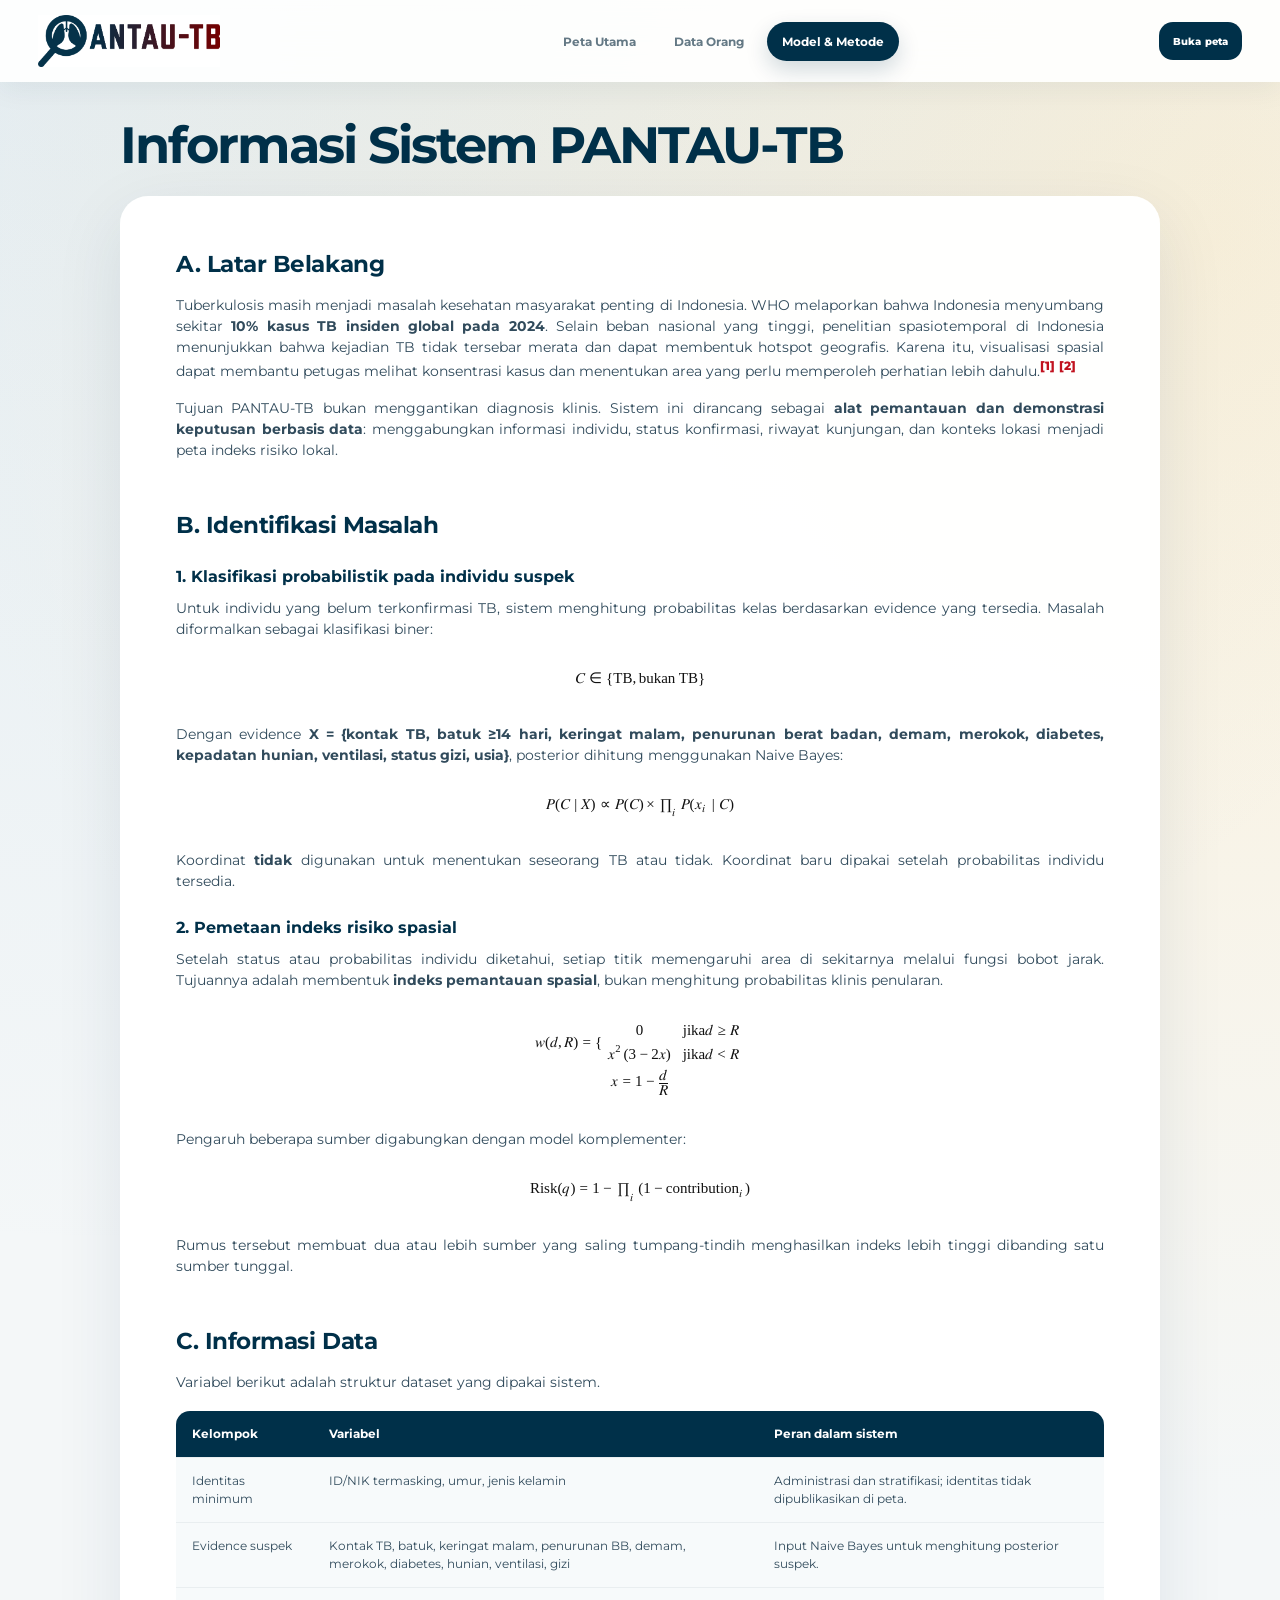
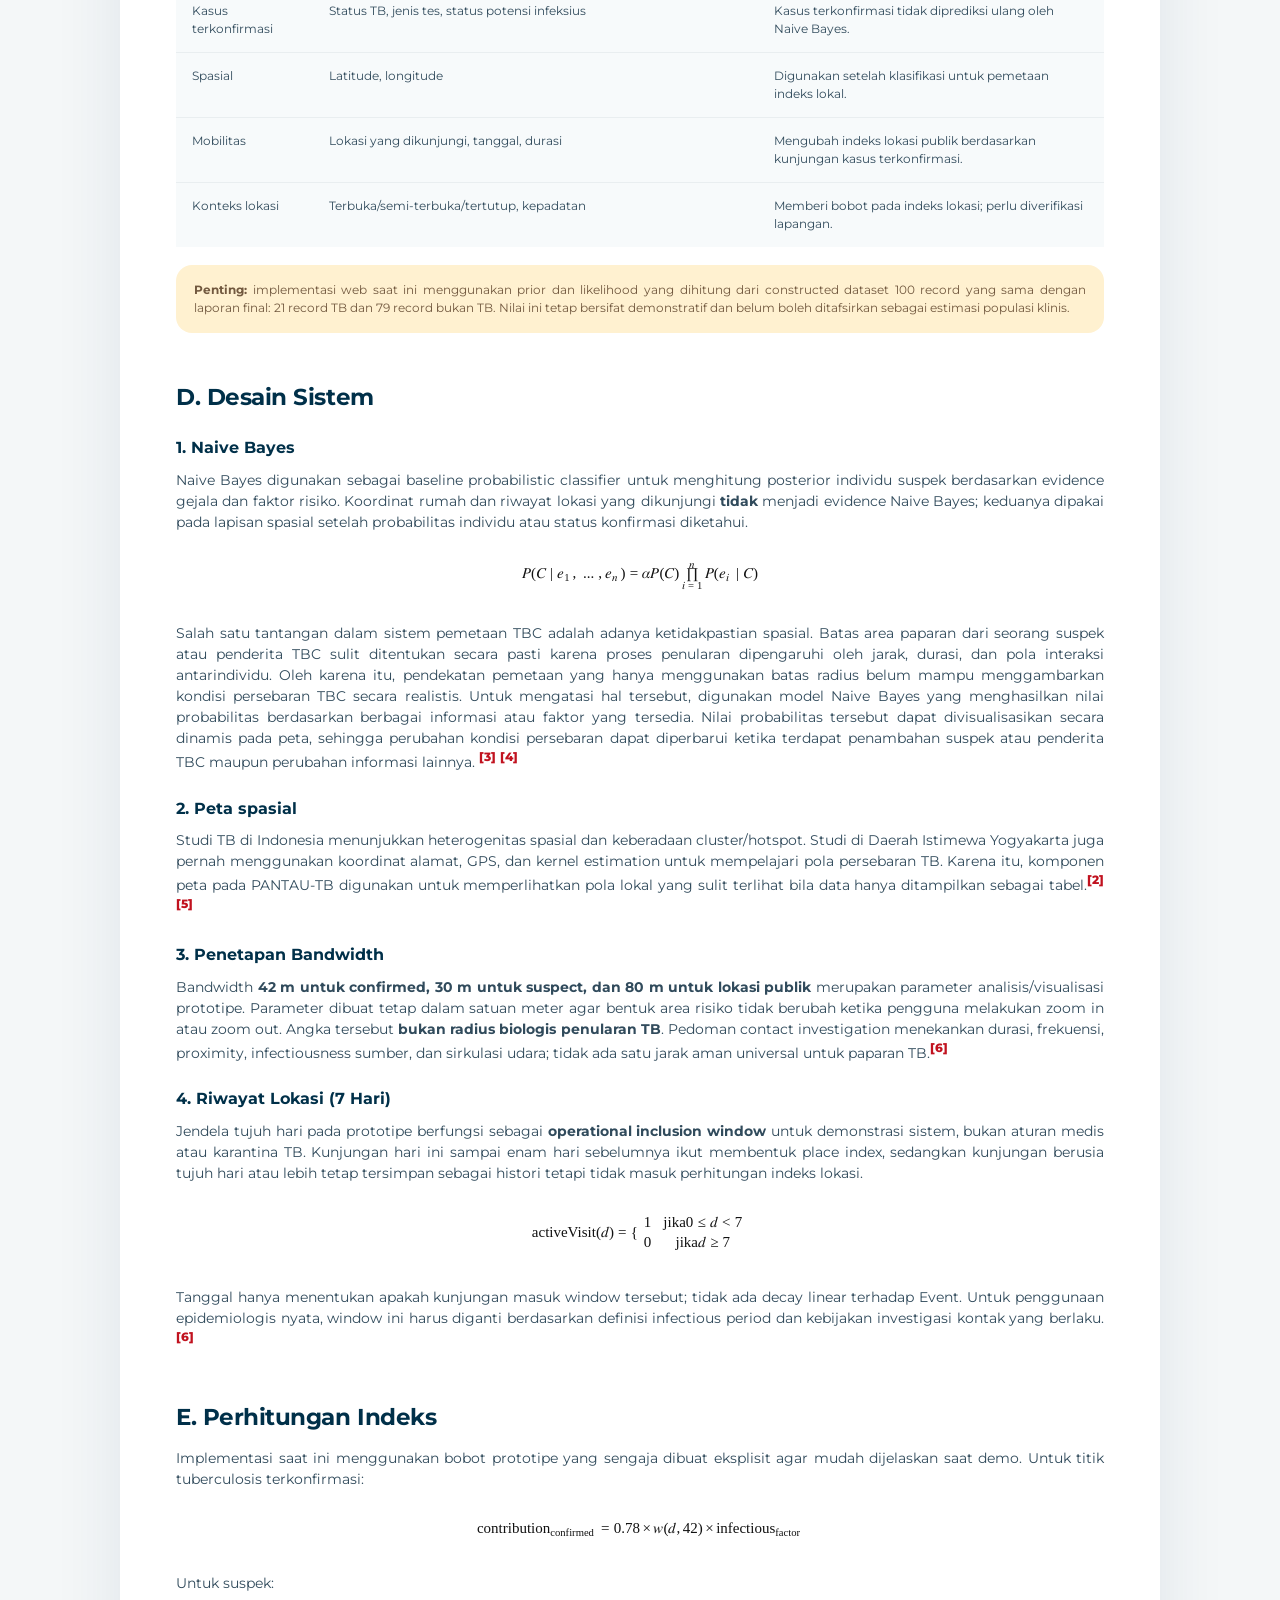
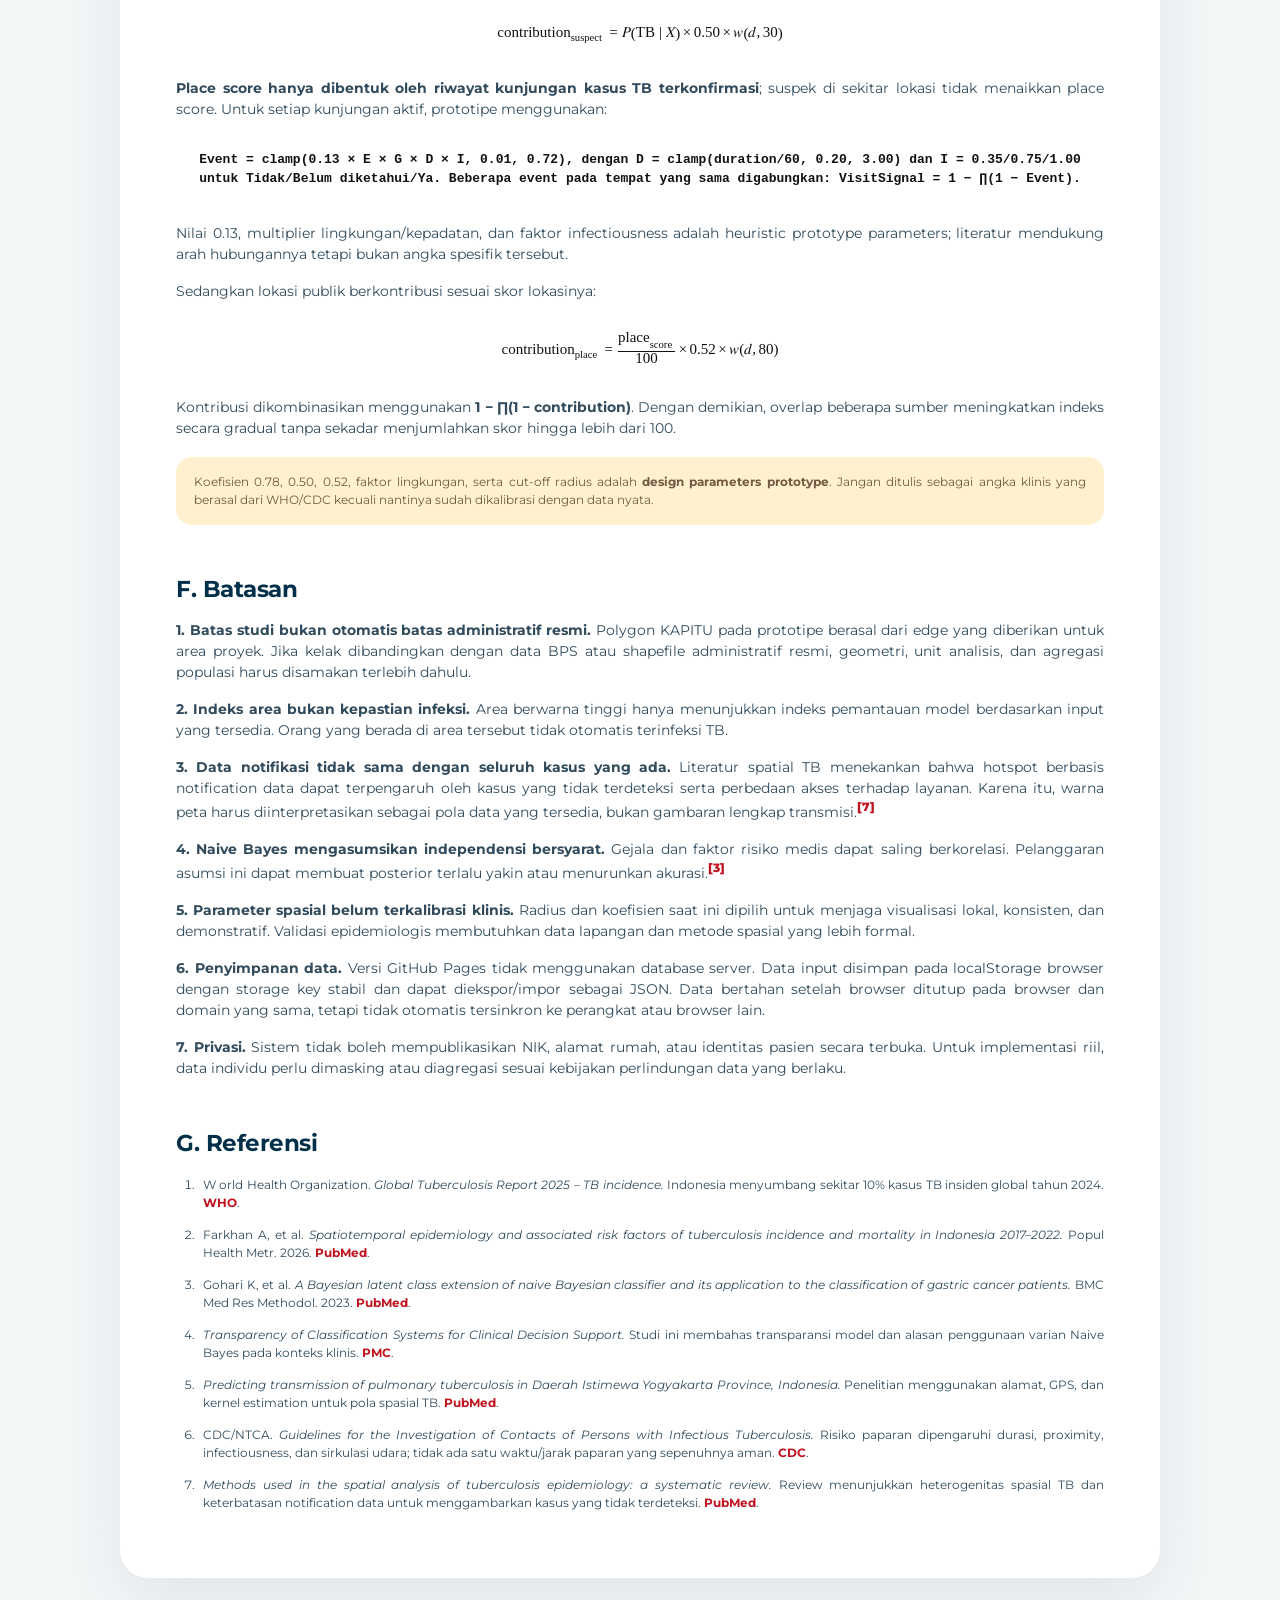
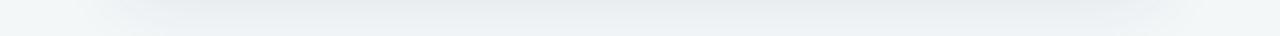
<file: methodology.html>
<!DOCTYPE html>

<html lang="id">
<head>
<meta charset="utf-8"/>
<meta content="width=device-width, initial-scale=1" name="viewport"/>
<title>Model &amp; Metode · PANTAU-TB</title>
<link href="https://fonts.googleapis.com" rel="preconnect"/>
<link crossorigin="" href="https://fonts.gstatic.com" rel="preconnect"/>
<link href="https://fonts.googleapis.com/css2?family=Montserrat:wght@400;500;600;700;800&amp;display=swap" rel="stylesheet"/>
<link href="styles.css" rel="stylesheet"/>
<link href="methodology-additions.css" rel="stylesheet"/>
</head>
<body data-page="method">
<header class="site-header">
<a class="brand" href="index.html">
<img alt="PANTAU-TB" src="assets/logo-horizontal.png"/>
</a>
<nav class="top-nav">
<a data-nav="map" href="index.html">Peta Utama</a>
<a data-nav="records" href="records.html">Data Orang</a>
<a data-nav="method" href="methodology.html">Model &amp; Metode</a>
</nav>
<a class="btn primary compact" href="index.html">Buka peta</a>
</header>
<main class="page-shell method-v13">
<section class="method-v13-hero">
<h1>Informasi Sistem PANTAU-TB</h1>


</section>
<article class="method-v13-paper">
<section class="method-v13-section method-v13-lead">
<h2>A. Latar Belakang</h2>
<p>
          Tuberkulosis masih menjadi masalah kesehatan masyarakat penting di Indonesia.
          WHO melaporkan bahwa Indonesia menyumbang sekitar <strong>10% kasus TB insiden
          global pada 2024</strong>. Selain beban nasional yang tinggi, penelitian
          spasiotemporal di Indonesia menunjukkan bahwa kejadian TB tidak tersebar merata
          dan dapat membentuk hotspot geografis. Karena itu, visualisasi spasial dapat
          membantu petugas melihat konsentrasi kasus dan menentukan area yang perlu
          memperoleh perhatian lebih dahulu.<sup><a href="#ref1">[1]</a></sup>
<sup><a href="#ref2">[2]</a></sup>
</p>
<p>
          Tujuan PANTAU-TB bukan menggantikan diagnosis klinis. Sistem ini dirancang
          sebagai <strong>alat pemantauan dan demonstrasi keputusan berbasis data</strong>:
          menggabungkan informasi individu, status konfirmasi, riwayat kunjungan, dan
          konteks lokasi menjadi peta indeks risiko lokal.
        </p>
</section>
<section class="method-v13-section">
<h2>B. Identifikasi Masalah</h2>
<h3>1. Klasifikasi probabilistik pada individu suspek</h3>
<p>
          Untuk individu yang belum terkonfirmasi TB, sistem menghitung probabilitas
          kelas berdasarkan evidence yang tersedia. Masalah diformalkan sebagai
          klasifikasi biner:
        </p>
<div class="method-v13-formula"><math aria-label="C anggota himpunan TB dan bukan TB" display="block">
<mrow>
<mi>C</mi><mo>∈</mo>
<mo>{</mo><mi mathvariant="normal">TB</mi><mo>,</mo>
<mtext>bukan TB</mtext><mo>}</mo>
</mrow>
</math></div>
<p>
          Dengan evidence
          <strong>X = {kontak TB, batuk ≥14 hari, keringat malam, penurunan berat badan,
          demam, merokok, diabetes, kepadatan hunian, ventilasi, status gizi, usia}</strong>,
          posterior dihitung menggunakan Naive Bayes:
        </p>
<div class="method-v13-formula">
  <math display="block">
    <mrow>

      <mi>P</mi>
      <mo stretchy="false">(</mo>
      <mi>C</mi>
      <mo>|</mo>
      <mi>X</mi>
      <mo stretchy="false">)</mo>

      <mo>∝</mo>

      <mi>P</mi>
      <mo stretchy="false">(</mo>
      <mi>C</mi>
      <mo stretchy="false">)</mo>

      <mo>×</mo>

      <msub>
        <mo largeop="true">∏</mo>
        <mi>i</mi>
      </msub>

      <mi>P</mi>
      <mo stretchy="false">(</mo>

      <msub>
        <mi>x</mi>
        <mi>i</mi>
      </msub>

      <mo>|</mo>
      <mi>C</mi>

      <mo stretchy="false">)</mo>

    </mrow>
  </math>
</div>
<p>
          Koordinat <strong>tidak</strong> digunakan untuk menentukan seseorang TB atau
          tidak. Koordinat baru dipakai setelah probabilitas individu tersedia.
        </p>
<h3>2. Pemetaan indeks risiko spasial</h3>
<p>
          Setelah status atau probabilitas individu diketahui, setiap titik memengaruhi
          area di sekitarnya melalui fungsi bobot jarak. Tujuannya adalah membentuk
          <strong>indeks pemantauan spasial</strong>, bukan menghitung probabilitas klinis
          penularan.
        </p>
<div class="method-v13-formula"><div aria-label="Fungsi bobot jarak" class="math-cases">
<math display="block">
<mrow>
<mi>w</mi><mo>(</mo><mi>d</mi><mo>,</mo><mi>R</mi><mo>)</mo>
<mo>=</mo>
<mrow>
<mo>{</mo>
<mtable columnalign="left left" rowspacing=".65em">
<mtr>
<mtd><mn>0</mn></mtd>
<mtd><mtext>jika </mtext><mi>d</mi><mo>≥</mo><mi>R</mi></mtd>
</mtr>
<mtr>
<mtd>
<msup><mi>x</mi><mn>2</mn></msup>
<mo>(</mo><mn>3</mn><mo>−</mo><mn>2</mn><mi>x</mi><mo>)</mo>
</mtd>
<mtd><mtext>jika </mtext><mi>d</mi><mo>&lt;</mo><mi>R</mi></mtd>
</mtr>
</mtable>
</mrow>
</mrow>
</math>
<math class="math-secondary" display="block">
<mrow>
<mi>x</mi><mo>=</mo><mn>1</mn><mo>−</mo>
<mfrac><mi>d</mi><mi>R</mi></mfrac>
</mrow>
</math>
</div></div>
<p>
          Pengaruh beberapa sumber digabungkan dengan model komplementer:
        </p>
<div class="method-v13-formula">
  <math display="block">
    <mrow>

      <mi>Risk</mi>
      <mo stretchy="false">(</mo>
      <mi>q</mi>
      <mo stretchy="false">)</mo>

      <mo>=</mo>

      <mn>1</mn>
      <mo>−</mo>

      <msub>
        <mo largeop="true">∏</mo>
        <mi>i</mi>
      </msub>

      <mo stretchy="false">(</mo>

      <mn>1</mn>
      <mo>−</mo>

      <msub>
        <mi>contribution</mi>
        <mi>i</mi>
      </msub>

      <mo stretchy="false">)</mo>

    </mrow>
  </math>
</div>
<p>
          Rumus tersebut membuat dua atau lebih sumber yang saling tumpang-tindih
          menghasilkan indeks lebih tinggi dibanding satu sumber tunggal.
        </p>
</section>
<section class="method-v13-section">
<h2>C. Informasi Data</h2>
<p> Variabel berikut adalah struktur dataset yang dipakai sistem.</p>
<div class="method-v13-table-wrap">
<table class="method-v13-table">
<thead>
<tr>
<th>Kelompok</th>
<th>Variabel</th>
<th>Peran dalam sistem</th>
</tr>
</thead>
<tbody>
<tr>
<td>Identitas minimum</td>
<td>ID/NIK termasking, umur, jenis kelamin</td>
<td>Administrasi dan stratifikasi; identitas tidak dipublikasikan di peta.</td>
</tr>
<tr>
<td>Evidence suspek</td>
<td>Kontak TB, batuk, keringat malam, penurunan BB, demam, merokok, diabetes, hunian, ventilasi, gizi</td>
<td>Input Naive Bayes untuk menghitung posterior suspek.</td>
</tr>
<tr>
<td>Kasus terkonfirmasi</td>
<td>Status TB, jenis tes, status potensi infeksius</td>
<td>Kasus terkonfirmasi tidak diprediksi ulang oleh Naive Bayes.</td>
</tr>
<tr>
<td>Spasial</td>
<td>Latitude, longitude</td>
<td>Digunakan setelah klasifikasi untuk pemetaan indeks lokal.</td>
</tr>
<tr>
<td>Mobilitas</td>
<td>Lokasi yang dikunjungi, tanggal, durasi</td>
<td>Mengubah indeks lokasi publik berdasarkan kunjungan kasus terkonfirmasi.</td>
</tr>
<tr>
<td>Konteks lokasi</td>
<td>Terbuka/semi-terbuka/tertutup, kepadatan</td>
<td>Memberi bobot pada indeks lokasi; perlu diverifikasi lapangan.</td>
</tr>
</tbody>
</table>
</div>
<div class="method-v13-note">
<strong>Penting:</strong> implementasi web saat ini menggunakan prior dan likelihood
          yang dihitung dari constructed dataset 100 record yang sama dengan laporan final:
          21 record TB dan 79 record bukan TB. Nilai ini tetap bersifat demonstratif dan
          belum boleh ditafsirkan sebagai estimasi populasi klinis.
        </div>
</section>
<section class="method-v13-section">
<h2>D. Desain Sistem</h2>
<h3>1. Naive Bayes</h3>
<p>
    Naive Bayes digunakan sebagai baseline probabilistic classifier untuk menghitung posterior
    individu suspek berdasarkan evidence gejala dan faktor risiko. Koordinat rumah dan riwayat lokasi
    yang dikunjungi <strong>tidak</strong> menjadi evidence Naive Bayes; keduanya dipakai pada lapisan
    spasial setelah probabilitas individu atau status konfirmasi diketahui.
</p>
<div class="method-v13-formula"><math aria-label="P C bersyarat e satu sampai e n sama dengan alpha dikali P C dikali produk dari i sama dengan satu sampai n untuk P e i bersyarat C" display="block">
<mrow>
<mi>P</mi><mo>(</mo><mi>C</mi><mo>|</mo><msub><mi>e</mi><mn>1</mn></msub><mo>,</mo><mo>...</mo><mo>,</mo><msub><mi>e</mi><mi>n</mi></msub><mo>)</mo>
<mo>=</mo>
<mi>&alpha;</mi><mi>P</mi><mo>(</mo><mi>C</mi><mo>)</mo>
<munderover>
<mo>&prod;</mo>
<mrow><mi>i</mi><mo>=</mo><mn>1</mn></mrow>
<mi>n</mi>
</munderover>
<mi>P</mi><mo>(</mo><msub><mi>e</mi><mi>i</mi></msub><mo>|</mo><mi>C</mi><mo>)</mo>
</mrow>
</math></div>
<p> Salah satu tantangan dalam sistem pemetaan TBC adalah adanya ketidakpastian spasial. Batas area paparan dari seorang suspek atau penderita TBC sulit ditentukan secara pasti karena proses penularan
  dipengaruhi oleh jarak, durasi, dan pola interaksi antarindividu. Oleh karena itu, pendekatan pemetaan yang hanya menggunakan batas radius belum mampu menggambarkan kondisi persebaran TBC secara realistis. 
  Untuk mengatasi hal tersebut, digunakan model Naive Bayes yang menghasilkan nilai probabilitas berdasarkan berbagai informasi atau faktor yang tersedia. Nilai probabilitas tersebut dapat divisualisasikan 
  secara dinamis pada peta, sehingga perubahan kondisi persebaran dapat diperbarui ketika terdapat penambahan suspek atau penderita TBC maupun perubahan informasi lainnya.
          <sup><a href="#ref3">[3]</a></sup>
<sup><a href="#ref4">[4]</a></sup>
</p>
<h3>2. Peta spasial</h3>
<p>
          Studi TB di Indonesia menunjukkan heterogenitas spasial dan keberadaan cluster/hotspot.
          Studi di Daerah Istimewa Yogyakarta juga pernah menggunakan koordinat alamat,
          GPS, dan kernel estimation untuk mempelajari pola persebaran TB. Karena itu,
          komponen peta pada PANTAU-TB digunakan untuk memperlihatkan pola lokal yang sulit
          terlihat bila data hanya ditampilkan sebagai tabel.<sup><a href="#ref2">[2]</a></sup>
<sup><a href="#ref5">[5]</a></sup>
</p>
<h3>3. Penetapan Bandwidth</h3>
<p>
          Bandwidth <strong>42 m untuk confirmed, 30 m untuk suspect, dan 80 m untuk lokasi
          publik</strong> merupakan parameter analisis/visualisasi prototipe. Parameter dibuat
          tetap dalam satuan meter agar bentuk area risiko tidak berubah ketika pengguna
          melakukan zoom in atau zoom out. Angka tersebut <strong>bukan radius biologis
          penularan TB</strong>. Pedoman contact investigation menekankan durasi, frekuensi,
          proximity, infectiousness sumber, dan sirkulasi udara; tidak ada satu jarak aman
          universal untuk paparan TB.<sup><a href="#ref6">[6]</a></sup>
</p>
<h3>4. Riwayat Lokasi (7 Hari)</h3>
<p>
          Jendela tujuh hari pada prototipe berfungsi sebagai <strong>operational inclusion
          window</strong> untuk demonstrasi sistem, bukan aturan medis atau karantina TB.
          Kunjungan hari ini sampai enam hari sebelumnya ikut membentuk place index, sedangkan
          kunjungan berusia tujuh hari atau lebih tetap tersimpan sebagai histori tetapi tidak
          masuk perhitungan indeks lokasi.
        </p>
<div class="method-v13-formula">
  <math display="block">
    <mrow>
      <mi>activeVisit</mi><mo>(</mo><mi>d</mi><mo>)</mo><mo>=</mo>
      <mrow><mo>{</mo>
        <mtable columnalign="left left">
          <mtr><mtd><mn>1</mn></mtd><mtd><mtext>jika </mtext><mn>0</mn><mo>≤</mo><mi>d</mi><mo>&lt;</mo><mn>7</mn></mtd></mtr>
          <mtr><mtd><mn>0</mn></mtd><mtd><mtext>jika </mtext><mi>d</mi><mo>≥</mo><mn>7</mn></mtd></mtr>
        </mtable>
      </mrow>
    </mrow>
  </math>
</div>
<p>
          Tanggal hanya menentukan apakah kunjungan masuk window tersebut; tidak ada decay linear
          terhadap Event. Untuk penggunaan epidemiologis nyata, window ini harus diganti berdasarkan
          definisi infectious period dan kebijakan investigasi kontak yang berlaku.
          <sup><a href="#ref6">[6]</a></sup>
</p>
</section>
<section class="method-v13-section">
<h2>E. Perhitungan Indeks</h2>
<p>
          Implementasi saat ini menggunakan bobot prototipe yang sengaja dibuat eksplisit
          agar mudah dijelaskan saat demo. Untuk titik tuberculosis terkonfirmasi:
        </p>
<div class="method-v13-formula"><math aria-label="kontribusi confirmed" display="block">
<mrow>
<msub><mi>contribution</mi><mi>confirmed</mi></msub>
<mo>=</mo><mn>0.78</mn><mo>×</mo>
<mi>w</mi><mo>(</mo><mi>d</mi><mo>,</mo><mn>42</mn><mo>)</mo>
<mo>×</mo>
<msub><mi>infectious</mi><mi>factor</mi></msub>
</mrow>
</math></div>
<p>
          Untuk suspek:
        </p>
<div class="method-v13-formula"><math aria-label="kontribusi suspect" display="block">
<mrow>
<msub><mi>contribution</mi><mi>suspect</mi></msub>
<mo>=</mo>
<mi>P</mi><mo>(</mo><mi>TB</mi><mo>|</mo><mi>X</mi><mo>)</mo>
<mo>×</mo><mn>0.50</mn><mo>×</mo>
<mi>w</mi><mo>(</mo><mi>d</mi><mo>,</mo><mn>30</mn><mo>)</mo>
</mrow>
</math></div>
<p>
          <strong>Place score hanya dibentuk oleh riwayat kunjungan kasus TB terkonfirmasi</strong>;
          suspek di sekitar lokasi tidak menaikkan place score. Untuk setiap kunjungan aktif,
          prototipe menggunakan:
        </p>
<div class="method-v13-formula">
  Event = clamp(0.13 × E × G × D × I, 0.01, 0.72),
  dengan D = clamp(duration/60, 0.20, 3.00) dan I = 0.35/0.75/1.00
  untuk Tidak/Belum diketahui/Ya. Beberapa event pada tempat yang sama digabungkan:
  VisitSignal = 1 − ∏(1 − Event).
</div>
<p>
          Nilai 0.13, multiplier lingkungan/kepadatan, dan faktor infectiousness adalah
          heuristic prototype parameters; literatur mendukung arah hubungannya tetapi bukan
          angka spesifik tersebut.
        </p>
<p>
          Sedangkan lokasi publik berkontribusi sesuai skor lokasinya:
        </p>
<div class="method-v13-formula"><math aria-label="kontribusi place" display="block">
<mrow>
<msub><mi>contribution</mi><mi>place</mi></msub>
<mo>=</mo>
<mfrac>
<msub><mi>place</mi><mi>score</mi></msub>
<mn>100</mn>
</mfrac>
<mo>×</mo><mn>0.52</mn><mo>×</mo>
<mi>w</mi><mo>(</mo><mi>d</mi><mo>,</mo><mn>80</mn><mo>)</mo>
</mrow>
</math></div>
<p>
          Kontribusi dikombinasikan menggunakan
          <strong>1 − ∏(1 − contribution)</strong>. Dengan demikian, overlap beberapa
          sumber meningkatkan indeks secara gradual tanpa sekadar menjumlahkan skor
          hingga lebih dari 100.
        </p>
<div class="method-v13-note">
          Koefisien 0.78, 0.50, 0.52, faktor lingkungan, serta cut-off radius adalah
          <strong>design parameters prototype</strong>. Jangan ditulis sebagai angka klinis
          yang berasal dari WHO/CDC kecuali nantinya sudah dikalibrasi dengan data nyata.
        </div>
</section>
<section class="method-v13-section">
<h2>F. Batasan</h2>
<p>
<strong>1. Batas studi bukan otomatis batas administratif resmi.</strong>
          Polygon KAPITU pada prototipe berasal dari edge yang diberikan untuk area proyek.
          Jika kelak dibandingkan dengan data BPS atau shapefile administratif resmi,
          geometri, unit analisis, dan agregasi populasi harus disamakan terlebih dahulu.
        </p>
<p>
<strong>2. Indeks area bukan kepastian infeksi.</strong>
          Area berwarna tinggi hanya menunjukkan indeks pemantauan model berdasarkan input
          yang tersedia. Orang yang berada di area tersebut tidak otomatis terinfeksi TB.
        </p>
<p>
<strong>3. Data notifikasi tidak sama dengan seluruh kasus yang ada.</strong>
          Literatur spatial TB menekankan bahwa hotspot berbasis notification data dapat
          terpengaruh oleh kasus yang tidak terdeteksi serta perbedaan akses terhadap layanan.
          Karena itu, warna peta harus diinterpretasikan sebagai pola data yang tersedia,
          bukan gambaran lengkap transmisi.<sup><a href="#ref7">[7]</a></sup>
</p>
<p>
<strong>4. Naive Bayes mengasumsikan independensi bersyarat.</strong>
          Gejala dan faktor risiko medis dapat saling berkorelasi. Pelanggaran asumsi ini
          dapat membuat posterior terlalu yakin atau menurunkan akurasi.<sup><a href="#ref3">[3]</a></sup>
</p>
<p>
<strong>5. Parameter spasial belum terkalibrasi klinis.</strong>
          Radius dan koefisien saat ini dipilih untuk menjaga visualisasi lokal, konsisten,
          dan demonstratif. Validasi epidemiologis membutuhkan data lapangan dan metode
          spasial yang lebih formal.
        </p>
<p>
<strong>6. Penyimpanan data.</strong>
          Versi GitHub Pages tidak menggunakan database server. Data input disimpan pada
          localStorage browser dengan storage key stabil dan dapat diekspor/impor sebagai JSON.
          Data bertahan setelah browser ditutup pada browser dan domain yang sama, tetapi tidak
          otomatis tersinkron ke perangkat atau browser lain.
        </p>
<p>
<strong>7. Privasi.</strong>
          Sistem tidak boleh mempublikasikan NIK, alamat rumah, atau identitas pasien secara
          terbuka. Untuk implementasi riil, data individu perlu dimasking atau diagregasi
          sesuai kebijakan perlindungan data yang berlaku.
        </p>
</section>

<section class="method-v13-section method-v13-references">
<h2>G. Referensi</h2>
<ol class="method-v13-ref-list">
<li id="ref1">
            W   orld Health Organization. <em>Global Tuberculosis Report 2025 – TB incidence.</em>
            Indonesia menyumbang sekitar 10% kasus TB insiden global tahun 2024.
            <a href="https://www.who.int/teams/global-programme-on-tuberculosis-and-lung-health/tb-reports/global-tuberculosis-report-2025/tb-disease-burden/1-1-tb-incidence" rel="noopener" target="_blank">WHO</a>.
          </li>
<li id="ref2">
            Farkhan A, et al. <em>Spatiotemporal epidemiology and associated risk factors of tuberculosis incidence and mortality in Indonesia 2017–2022.</em>
            Popul Health Metr. 2026.
            <a href="https://pubmed.ncbi.nlm.nih.gov/41620746/" rel="noopener" target="_blank">PubMed</a>.
          </li>
<li id="ref3">
            Gohari K, et al. <em>A Bayesian latent class extension of naive Bayesian classifier and its application to the classification of gastric cancer patients.</em>
            BMC Med Res Methodol. 2023.
            <a href="https://pubmed.ncbi.nlm.nih.gov/37605107/" rel="noopener" target="_blank">PubMed</a>.
          </li>
<li id="ref4">
<em>Transparency of Classification Systems for Clinical Decision Support.</em>
            Studi ini membahas transparansi model dan alasan penggunaan varian Naive Bayes pada konteks klinis.
            <a href="https://pmc.ncbi.nlm.nih.gov/articles/PMC7274704/" rel="noopener" target="_blank">PMC</a>.
          </li>
<li id="ref5">
<em>Predicting transmission of pulmonary tuberculosis in Daerah Istimewa Yogyakarta Province, Indonesia.</em>
            Penelitian menggunakan alamat, GPS, dan kernel estimation untuk pola spasial TB.
            <a href="https://pubmed.ncbi.nlm.nih.gov/31099528/" rel="noopener" target="_blank">PubMed</a>.
          </li>
<li id="ref6">
            CDC/NTCA. <em>Guidelines for the Investigation of Contacts of Persons with Infectious Tuberculosis.</em>
            Risiko paparan dipengaruhi durasi, proximity, infectiousness, dan sirkulasi udara; tidak ada satu waktu/jarak paparan yang sepenuhnya aman.
            <a href="https://www.cdc.gov/mmwr/preview/mmwrhtml/rr5415a1.htm" rel="noopener" target="_blank">CDC</a>.
          </li>
<li id="ref7">
<em>Methods used in the spatial analysis of tuberculosis epidemiology: a systematic review.</em>
            Review menunjukkan heterogenitas spasial TB dan keterbatasan notification data untuk menggambarkan kasus yang tidak terdeteksi.
            <a href="https://pubmed.ncbi.nlm.nih.gov/30333043/" rel="noopener" target="_blank">PubMed</a>.
          </li>
</ol>
</section>
</article>
</main>
<script src="seed-data.js"></script>
<script src="core.js"></script>
<script src="common.js"></script>
<script src="methodology.js"></script>
</body>
</html>
</file>
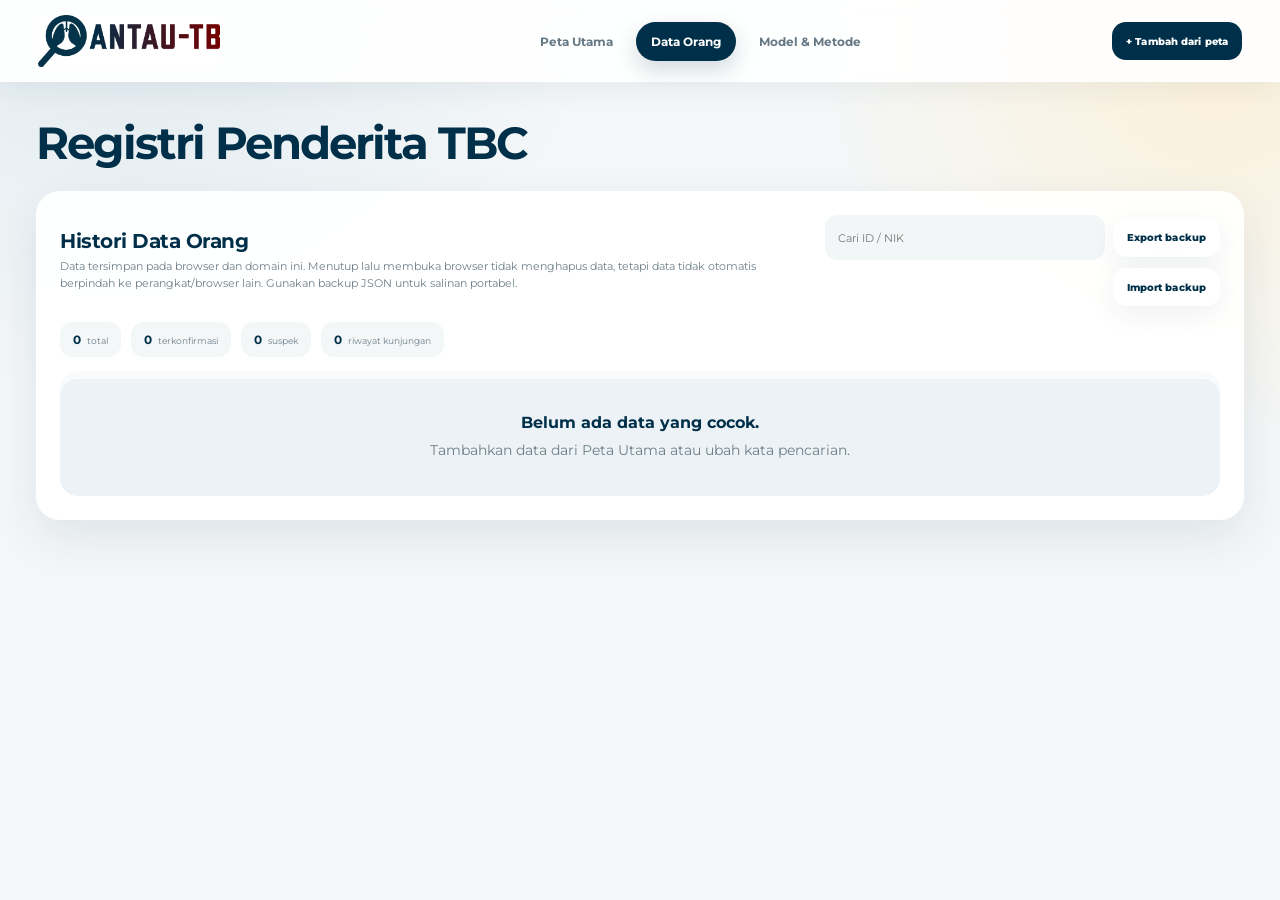
<file: records.html>
<!doctype html>
<html lang="id">
<head>
  <meta charset="utf-8">
  <meta name="viewport" content="width=device-width, initial-scale=1">
  <title>Data Orang · PANTAU-TB</title>
  <link rel="preconnect" href="https://fonts.googleapis.com">
  <link rel="preconnect" href="https://fonts.gstatic.com" crossorigin>
  <link href="https://fonts.googleapis.com/css2?family=Montserrat:wght@400;500;600;700;800&display=swap" rel="stylesheet">
  <link rel="stylesheet" href="styles.css">
</head>
<body data-page="records">
  <header class="site-header">
    <a class="brand" href="index.html"><img src="assets/logo-horizontal.png" alt="PANTAU-TB"></a>
    <nav class="top-nav"><a href="index.html" data-nav="map">Peta Utama</a><a href="records.html" data-nav="records">Data Orang</a><a href="methodology.html" data-nav="method">Model & Metode</a></nav>
    <a class="btn primary compact" href="index.html#add">+ Tambah dari peta</a>
  </header>
  <main class="page-shell">
    <section class="hero compact-hero"><div class="hero-content"><h1>Registri Penderita TBC</h1></div>
</section>
    <section class="panel">
      <div class="panel-head records-head">
        <div>
          <h2>Histori Data Orang</h2>
          <p class="storage-note">Data tersimpan pada browser dan domain ini. Menutup lalu membuka browser tidak menghapus data, tetapi data tidak otomatis berpindah ke perangkat/browser lain. Gunakan backup JSON untuk salinan portabel.</p>
        </div>
        <div class="record-actions">
          <input class="search-input" id="search" placeholder="Cari ID / NIK">
          <button class="btn soft compact" type="button" id="exportData">Export backup</button>
          <label class="btn soft compact import-button">Import backup<input id="importData" type="file" accept="application/json,.json" hidden></label>
        </div>
      </div>
      <div class="record-stats" id="recordStats"></div>
      <div class="record-table-wrap"><div class="record-table" id="recordTable"></div></div>
    </section>
  </main>
  <div class="toast" id="toast"></div>
  <script src="seed-data.js"></script><script src="core.js"></script><script src="common.js"></script><script src="records.js"></script>
</body>
</html>
</file>
<file: styles.css>
:root{
  --blue:#003049;
  --blue-soft:#669BBC;
  --red-deep:#780000;
  --red:#C1121F;
  --cream:#FDF0D5;
  --pink:#E99AAA;
  --pink-soft:#FBE7EB;
  --orange:#E67E22;
  --orange-deep:#C85E12;
  --orange-soft:#FCE5CD;
  --ink:#102B3B;
  --muted:#6E7F89;
  --surface:#FFFFFF;
  --surface-soft:#F7FAFB;
  --bg:#F4F7F8;
  --success:#2E7D66;
  --shadow:0 18px 48px rgba(0,48,73,.09);
  --shadow-soft:0 8px 28px rgba(0,48,73,.07);
  --radius:24px;
  --radius-sm:16px;
}

*{box-sizing:border-box}
html{scroll-behavior:smooth}
body{
  margin:0;
  min-height:100vh;
  font-family:'Montserrat',system-ui,-apple-system,BlinkMacSystemFont,'Segoe UI',sans-serif;
  color:var(--ink);
  background:
    radial-gradient(circle at 10% -10%,rgba(102,155,188,.16),transparent 32%),
    radial-gradient(circle at 95% 5%,rgba(253,240,213,.85),transparent 27%),
    var(--bg);
}
body.modal-open{overflow:hidden}
button,input,select,textarea{font:inherit}
button{border:0}
a{text-decoration:none;color:inherit}
.hidden{display:none!important}

.site-header{
  position:sticky;
  top:0;
  z-index:1000;
  height:82px;
  display:grid;
  grid-template-columns:minmax(190px,250px) 1fr auto;
  align-items:center;
  gap:26px;
  padding:0 38px;
  background:rgba(255,255,255,.91);
  backdrop-filter:blur(18px);
  box-shadow:0 8px 28px rgba(0,48,73,.06);
}
.brand{display:flex;align-items:center;min-width:0}
.brand img{
  width:205px;
  max-width:100%;
  height:52px;
  object-fit:contain;
  object-position:left center;
  display:block;
}
.top-nav{display:flex;justify-content:center;gap:8px;min-width:0}
.top-nav a{
  position:relative;
  padding:12px 15px;
  border-radius:999px;
  font-size:12px;
  font-weight:700;
  color:#647985;
  transition:background .22s ease,color .22s ease,transform .22s ease;
}
.top-nav a:hover{background:rgba(102,155,188,.10);color:var(--blue);transform:translateY(-1px)}
.top-nav a.active{background:var(--blue);color:#fff;box-shadow:0 9px 22px rgba(0,48,73,.18)}

.page-shell{max-width:1500px;margin:0 auto;padding:32px 36px 54px;animation:page-in .5s cubic-bezier(.2,.8,.2,1) both}
@keyframes page-in{from{opacity:0;transform:translateY(10px)}to{opacity:1;transform:none}}
.compact-hero{display:flex;justify-content:space-between;align-items:flex-end;gap:28px;margin:6px 0 24px}
.eyebrow,.section-kicker{display:block;text-transform:uppercase;letter-spacing:.13em;font-size:10px;font-weight:800;color:var(--blue-soft);margin-bottom:8px}
h1,h2,p{margin-top:0}
h1{margin-bottom:0;max-width:900px;font-size:clamp(28px,3.5vw,48px);line-height:1.05;letter-spacing:-.045em;color:var(--blue)}
h2{margin-bottom:0;font-size:20px;line-height:1.2;letter-spacing:-.025em;color:var(--blue)}
.hero p{max-width:900px;margin:12px 0 0;color:var(--muted);font-size:13px;line-height:1.75}
.hero p strong{color:var(--ink)}
.hero-actions{display:flex;gap:10px;flex:0 0 auto}

.btn{
  appearance:none;
  border:0;
  border-radius:14px;
  min-height:44px;
  padding:0 18px;
  display:inline-flex;
  align-items:center;
  justify-content:center;
  gap:8px;
  cursor:pointer;
  font-size:11px;
  font-weight:800;
  letter-spacing:.01em;
  transition:transform .2s ease,box-shadow .2s ease,background .2s ease;
}
.btn:hover{transform:translateY(-2px);box-shadow:0 11px 24px rgba(0,48,73,.12)}
.btn.primary{background:var(--blue);color:#fff}
.btn.soft{background:#fff;color:var(--blue);box-shadow:var(--shadow-soft)}
.btn.pink{background:var(--pink-soft);color:var(--red-deep)}
.btn.compact{min-height:38px;padding:0 14px;font-size:10px}
.btn.full{width:100%}

.metrics{display:grid;grid-template-columns:repeat(4,minmax(0,1fr));gap:14px;margin-bottom:18px}
.metric{
  min-height:134px;
  background:rgba(255,255,255,.96);
  border-radius:22px;
  padding:21px;
  box-shadow:var(--shadow-soft);
  position:relative;
  overflow:hidden;
  transition:transform .25s ease,box-shadow .25s ease;
}
.metric:hover{transform:translateY(-4px);box-shadow:var(--shadow)}
.metric::after{content:"";position:absolute;width:100px;height:100px;border-radius:50%;background:rgba(102,155,188,.11);right:-35px;top:-38px}
.metric.accent::after{background:rgba(193,18,31,.09)}
.metric-kicker{display:block;font-size:10px;text-transform:uppercase;letter-spacing:.09em;font-weight:700;color:var(--muted)}
.metric strong{display:block;margin-top:7px;font-size:34px;letter-spacing:-.05em;color:var(--blue)}
.metric.accent strong{color:var(--red-deep)}
.metric small{display:block;margin-top:5px;max-width:90%;font-size:9.8px;line-height:1.5;color:var(--muted)}

.map-card,.panel{
  background:rgba(255,255,255,.97);
  border-radius:var(--radius);
  box-shadow:var(--shadow);
}
.map-card{padding:18px;margin-bottom:18px}
.map-toolbar{display:flex;justify-content:space-between;align-items:center;gap:20px;padding:3px 4px 16px}
.layer-pills{display:flex;flex-wrap:wrap;justify-content:flex-end;gap:7px}
.layer-pills label{
  display:flex;
  align-items:center;
  gap:7px;
  min-height:34px;
  padding:0 11px;
  border-radius:999px;
  background:#F4F7F8;
  color:#49606D;
  font-size:9.5px;
  font-weight:700;
  cursor:pointer;
  user-select:none;
  transition:.2s ease;
}
.layer-pills label:hover{background:#EDF3F5;transform:translateY(-1px)}
.layer-pills input{accent-color:var(--blue)}
.legend-dot{display:inline-block;width:10px;height:10px;border-radius:50%;box-shadow:0 0 0 4px rgba(0,48,73,.05)}
.legend-dot.confirmed{background:var(--red-deep)}
.legend-dot.suspect{background:var(--orange-deep)}
.legend-dot.place{background:var(--blue-soft)}
.legend-block{display:inline-block;width:12px;height:12px;border-radius:3px}
.legend-block.risk{background:linear-gradient(135deg,#FDF0D5 0%,#E66A5B 55%,#780000 100%)}
.legend-line{display:inline-block;width:16px;height:3px;border-radius:3px;background:var(--blue)}

.map-stage{height:min(72vh,790px);min-height:590px;position:relative;overflow:hidden;border-radius:20px;background:#E8ECEE}
#map{position:absolute;inset:0}
.leaflet-container{font-family:'Montserrat',sans-serif;background:#E8ECEE}
.leaflet-tile-pane{filter:grayscale(.72) saturate(.42) brightness(1.08) contrast(.94)}
.leaflet-control-zoom{border:0!important;box-shadow:var(--shadow-soft)!important}
.leaflet-control-zoom a{border:0!important;color:var(--blue)!important}
.leaflet-popup-content-wrapper{border-radius:18px;box-shadow:0 16px 40px rgba(0,48,73,.16);font-family:'Montserrat',sans-serif}
.leaflet-popup-tip{box-shadow:none}
.popup-card{min-width:210px;padding:2px}
.popup-kicker{font-size:9px;font-weight:800;text-transform:uppercase;letter-spacing:.08em;color:var(--blue-soft);margin-bottom:5px}
.popup-title{font-weight:800;font-size:13px;color:var(--blue);margin-bottom:7px}
.popup-meta{font-size:10px;line-height:1.6;color:#5F7079}
.popup-risk{display:inline-flex;margin-top:8px;padding:6px 9px;border-radius:999px;background:var(--pink-soft);color:var(--red-deep);font-size:9px;font-weight:800}

.map-corner-card{
  position:absolute;
  z-index:500;
  background:rgba(255,255,255,.94);
  backdrop-filter:blur(14px);
  border-radius:17px;
  box-shadow:0 12px 32px rgba(0,48,73,.13);
}
.map-help{left:18px;bottom:18px;padding:14px 16px;display:grid;gap:5px;max-width:300px;pointer-events:none}
.map-help strong{font-size:10px;color:var(--blue);margin-bottom:3px}
.map-help span{font-size:9px;color:#637680;line-height:1.35}
.risk-ramp{display:grid;grid-template-columns:repeat(5,1fr);height:13px;overflow:hidden;border-radius:999px;margin-top:3px;box-shadow:inset 0 0 0 1px rgba(0,48,73,.06)}
.risk-ramp i{background:var(--sw)}
.risk-ramp-labels{display:flex;justify-content:space-between;gap:18px;margin-top:2px}
.risk-ramp-labels span{font-size:7.7px!important;font-weight:700;color:#6B7A82!important}
.risk-legend-list{display:grid;grid-template-columns:1fr 1fr;gap:5px 10px;margin:3px 0 4px}
.risk-legend-list span{display:flex!important;align-items:center;gap:6px;font-size:8px!important;color:#637680!important;white-space:nowrap}
.risk-legend-list span:last-child{grid-column:1/-1}
.risk-legend-list i{width:14px;height:10px;border-radius:3px;background:var(--sw);box-shadow:inset 0 0 0 1px rgba(0,48,73,.06);flex:0 0 auto}
.risk-legend-list b{color:var(--blue);font-size:7.8px}
.legend-note{display:flex!important;align-items:center;flex-wrap:wrap;gap:4px;margin-top:4px}
.mini-dot{display:inline-block;width:8px;height:8px;border-radius:50%;box-shadow:0 0 0 2px #fff}
.mini-dot.confirmed{background:var(--red-deep)}
.mini-dot.suspect{background:var(--orange-deep)}
.mini-dot.place{background:var(--blue-soft)}
.zone-score{font-size:32px;font-weight:800;letter-spacing:-.06em;color:var(--red-deep);margin:1px 0 7px}
.zone-score small{font-size:10px;letter-spacing:0;color:#8B9AA2;margin-left:3px}
.suspect-risk{background:#FFF0DF;color:var(--orange-deep)}
.pick-banner{position:absolute;z-index:700;top:18px;left:50%;transform:translateX(-50%);min-width:min(560px,calc(100% - 36px));padding:13px 18px;border-radius:16px;background:var(--blue);color:#fff;box-shadow:0 16px 34px rgba(0,48,73,.28);text-align:center;animation:drop-in .25s ease both}
.pick-banner strong{display:block;font-size:11px}.pick-banner span{display:block;font-size:9px;opacity:.8;margin-top:3px}
@keyframes drop-in{from{opacity:0;transform:translate(-50%,-8px)}to{opacity:1;transform:translate(-50%,0)}}

.custom-marker{position:relative;width:100%;height:100%;border-radius:50%;box-shadow:0 0 0 3px rgba(255,255,255,.96),0 5px 12px rgba(0,0,0,.18);transition:transform .18s ease,box-shadow .18s ease}
.custom-marker.confirmed{background:var(--red-deep)}
.custom-marker.suspect{background:var(--orange-deep)}
.public-marker{width:8px;height:8px;border-radius:50%;background:var(--blue-soft);box-shadow:0 0 0 2px rgba(255,255,255,.94),0 3px 9px rgba(0,48,73,.20);transition:transform .18s ease}
@media (hover:hover) and (pointer:fine){.custom-marker:hover,.public-marker:hover{transform:scale(1.28)}}

.lower-grid{display:grid;grid-template-columns:minmax(0,1.5fr) minmax(300px,.7fr);gap:18px}
.panel{padding:24px;margin-bottom:18px}
.panel-head{display:flex;align-items:center;justify-content:space-between;gap:18px;margin-bottom:16px}
.model-badge{display:inline-flex;padding:8px 11px;border-radius:999px;background:var(--cream);color:var(--red-deep);font-size:9px;font-weight:800}
.risk-list{display:grid;gap:10px}
.risk-item{display:grid;grid-template-columns:55px 1fr auto;gap:12px;align-items:center;padding:12px 14px;border-radius:17px;background:#F7FAFB;transition:.2s ease}
.risk-item:hover{transform:translateX(3px);background:#F1F6F8}
.risk-score{width:48px;height:48px;display:grid;place-items:center;border-radius:15px;background:var(--pink-soft);color:var(--red-deep);font-size:11px;font-weight:800}
.risk-name{font-size:11px;font-weight:800;color:var(--blue)}
.risk-meta{font-size:9px;color:var(--muted);line-height:1.5;margin-top:3px}
.risk-tag{font-size:8.5px;font-weight:800;padding:7px 9px;border-radius:999px;background:#fff;color:var(--blue-soft);box-shadow:var(--shadow-soft)}
.explainer p,.note-panel p,.warning-panel p,.method-card p{font-size:11px;color:var(--muted);line-height:1.8;margin:11px 0 0}
.mini-note{margin-top:18px;padding:14px 16px;border-radius:16px;background:var(--cream);font-size:10px;line-height:1.6;color:#6A4A22}

.modal{position:fixed;inset:0;z-index:3000;display:grid;place-items:center;padding:24px}
.modal-backdrop{position:absolute;inset:0;background:rgba(0,32,48,.52);backdrop-filter:blur(7px);animation:fade-in .2s ease both}
.modal-card{position:relative;width:min(900px,100%);max-height:88vh;overflow:auto;padding:26px;background:#fff;border-radius:28px;box-shadow:0 28px 90px rgba(0,32,48,.28);animation:modal-in .28s cubic-bezier(.2,.8,.2,1) both}
@keyframes modal-in{from{opacity:0;transform:translateY(18px) scale(.985)}to{opacity:1;transform:none}}
@keyframes fade-in{from{opacity:0}to{opacity:1}}
.modal-head{display:flex;justify-content:space-between;align-items:flex-start;gap:14px;margin-bottom:18px}
.icon-button{width:38px;height:38px;border-radius:50%;background:#EFF4F6;color:var(--blue);cursor:pointer;font-size:24px;line-height:1;transition:.2s ease}
.icon-button:hover{transform:rotate(5deg) scale(1.06);background:#E6EEF2}
.status-switch{display:grid;grid-template-columns:1fr 1fr;gap:8px;padding:7px;border-radius:18px;background:#F1F5F7;margin-bottom:21px}
.status-tab{min-height:42px;border-radius:13px;background:transparent;color:#6C7C84;font-weight:800;font-size:10px;cursor:pointer;transition:.2s ease}
.status-tab.active{background:#fff;color:var(--blue);box-shadow:var(--shadow-soft)}
.form-grid{display:grid;gap:14px}.form-grid.two{grid-template-columns:repeat(2,minmax(0,1fr))}
.field{display:grid;gap:7px}.field>span,.field label{font-size:9px;text-transform:uppercase;letter-spacing:.06em;color:#6A7D86;font-weight:800}
.field input,.field select,.search-input{
  width:100%;
  min-height:45px;
  padding:0 13px;
  border:0;
  outline:0;
  border-radius:13px;
  background:#F2F6F7;
  color:var(--ink);
  font-size:11px;
  transition:box-shadow .2s ease,background .2s ease;
}
.field input:focus,.field select:focus,.search-input:focus{background:#fff;box-shadow:0 0 0 3px rgba(102,155,188,.22),var(--shadow-soft)}
.form-section-title{margin:24px 0 11px;color:var(--blue);font-size:11px;font-weight:800}
.probability-box{margin-top:16px;padding:16px 18px;border-radius:20px;background:linear-gradient(135deg,#FFF6EA,#FFF0DF);display:flex;align-items:center;gap:16px}
.probability-box strong{font-size:11px;color:#8E4A11}.probability-box p{font-size:9px;line-height:1.6;color:#8A684B;margin:5px 0 0}
.prob-ring{--p:0%;width:68px;height:68px;flex:0 0 68px;border-radius:50%;display:grid;place-items:center;background:conic-gradient(var(--orange-deep) var(--p),#F5D8B9 0);position:relative}
.prob-ring::before{content:"";position:absolute;inset:8px;border-radius:50%;background:#FFF8F0}.prob-ring span{position:relative;font-size:12px;font-weight:800;color:var(--orange-deep)}
.travel-head{display:flex;justify-content:space-between;gap:14px;align-items:flex-end}.travel-head small{display:block;max-width:550px;font-size:9px;line-height:1.6;color:var(--muted)}
.travel-list{display:grid;gap:9px;margin-top:10px}
.travel-row{display:grid;grid-template-columns:1.5fr .85fr .7fr 38px;gap:9px;align-items:end;padding:12px;border-radius:17px;background:#F7FAFB}
.travel-row .field input,.travel-row .field select{background:#fff}
.travel-remove{width:38px;height:38px;border-radius:12px;background:#FBE7EB;color:var(--red-deep);font-size:18px;cursor:pointer}
.modal-actions{display:flex;justify-content:flex-end;gap:9px;margin-top:23px}

.toast{position:fixed;z-index:5000;left:50%;bottom:28px;transform:translate(-50%,20px);padding:12px 16px;border-radius:14px;background:var(--blue);color:#fff;box-shadow:0 16px 40px rgba(0,48,73,.22);font-size:10px;font-weight:700;opacity:0;pointer-events:none;transition:.25s ease}
.toast.show{opacity:1;transform:translate(-50%,0)}

.record-stats{display:flex;gap:10px;flex-wrap:wrap;margin-bottom:14px}
.record-stat{padding:10px 13px;border-radius:13px;background:#F3F7F8;font-size:9px;color:var(--muted)}.record-stat strong{color:var(--blue);font-size:12px;margin-right:4px}
.search-input{max-width:280px;background:#F2F6F7}
.record-table-wrap{overflow:auto;border-radius:18px;background:#F8FAFB}
.record-table{min-width:900px}
.record-row{display:grid;grid-template-columns:1.05fr .8fr .72fr .7fr .85fr 1.2fr .8fr;gap:10px;align-items:center;padding:13px 15px;font-size:9.5px;color:#536975}
.record-row:not(.record-head):hover{background:#EFF5F7}
.record-head{position:sticky;top:0;background:#EAF2F5;color:var(--blue);font-weight:800;text-transform:uppercase;letter-spacing:.05em;font-size:8.5px}
.record-row strong{color:var(--blue)}
.status-chip{display:inline-flex;align-items:center;gap:6px;padding:6px 9px;border-radius:999px;font-weight:800;font-size:8px}
.status-chip.confirmed{background:#F9E4E4;color:var(--red-deep)}
.status-chip.suspect{background:#FFF0DF;color:var(--orange-deep)}
.status-chip::before{content:"";width:7px;height:7px;border-radius:50%;background:currentColor}
.source-chip{display:inline-flex;padding:6px 9px;border-radius:999px;background:#EEF3F5;color:#657680;font-size:8px;font-weight:700}
.note-panel code{background:#EEF3F5;padding:2px 5px;border-radius:5px;font-size:10px}

.methodology-page{max-width:1300px}.method-grid{display:grid;grid-template-columns:repeat(2,minmax(0,1fr));gap:16px}.method-card{position:relative;min-height:245px;overflow:hidden}.step-number{position:absolute;right:22px;top:18px;font-size:38px;font-weight:800;color:rgba(102,155,188,.12)}
.formula{margin-top:16px;padding:14px 16px;border-radius:16px;background:#F0F5F7;color:var(--blue);font-family:ui-monospace,SFMono-Regular,Menlo,monospace;font-size:11px;font-weight:700}
.environment-grid{display:grid;grid-template-columns:repeat(3,minmax(0,1fr));gap:10px}
.environment-item{padding:14px;border-radius:16px;background:#F7FAFB;transition:.2s ease}.environment-item:hover{transform:translateY(-2px);background:#F1F6F8}.environment-item strong{display:block;font-size:10px;color:var(--blue)}.environment-item span{display:block;font-size:8.5px;color:var(--muted);line-height:1.5;margin-top:4px}.environment-pill{display:inline-flex!important;margin-top:8px!important;padding:6px 8px;border-radius:999px;background:#fff!important;color:var(--blue-soft)!important;font-weight:800!important;width:max-content}
.warning-panel{background:linear-gradient(135deg,#FFF7ED,#FFF0DF)}

@media (max-width:1050px){
  .site-header{grid-template-columns:180px 1fr auto;padding:0 20px;gap:14px}.brand img{width:175px}.top-nav a{padding:10px 11px;font-size:10px}.metrics{grid-template-columns:repeat(2,1fr)}.lower-grid{grid-template-columns:1fr}.map-toolbar{align-items:flex-start;flex-direction:column}.layer-pills{justify-content:flex-start}.environment-grid{grid-template-columns:repeat(2,1fr)}
}
@media (max-width:760px){
  .site-header{height:auto;min-height:76px;grid-template-columns:1fr auto;padding:11px 16px}.brand img{width:160px;height:46px}.top-nav{grid-column:1/-1;grid-row:2;justify-content:flex-start;overflow:auto;padding-bottom:4px}.top-nav a{white-space:nowrap}.site-header>.btn{grid-column:2;grid-row:1}.page-shell{padding:22px 14px 42px}.compact-hero{align-items:flex-start;flex-direction:column}.hero-actions{width:100%}.hero-actions .btn{width:100%}.metrics{grid-template-columns:1fr 1fr;gap:9px}.metric{padding:17px;min-height:120px}.metric strong{font-size:28px}.map-card{padding:10px;border-radius:20px}.map-stage{min-height:520px;height:68vh}.map-toolbar{padding:7px 7px 12px}.map-help{left:10px;right:10px;bottom:10px;max-width:none}.form-grid.two{grid-template-columns:1fr}.travel-row{grid-template-columns:1fr}.travel-remove{width:100%}.modal{padding:10px}.modal-card{padding:20px;border-radius:22px;max-height:94vh}.method-grid,.environment-grid{grid-template-columns:1fr}.panel{padding:19px}.panel-head{align-items:flex-start;flex-direction:column}.search-input{max-width:none}.lower-grid{gap:0}
}
@media (max-width:480px){.metrics{grid-template-columns:1fr}.site-header>.btn{padding:0 10px}.map-stage{min-height:480px}.layer-pills{gap:5px}.layer-pills label{font-size:8.5px;padding:0 9px}}

@media (prefers-reduced-motion:reduce){*,*::before,*::after{scroll-behavior:auto!important;animation:none!important;transition:none!important}}

/* V4 — continuous risk surface: no visible grid */
.muted-map-tiles{filter:saturate(.56) brightness(1.04) contrast(.92)}
.leaflet-heatmap-layer{mix-blend-mode:multiply}
.custom-marker{border:0!important;box-shadow:0 0 0 3px rgba(255,255,255,.98),0 0 0 5px rgba(0,48,73,.14),0 5px 15px rgba(0,0,0,.22)!important}
.custom-marker.confirmed{background:#780000!important;width:17px!important;height:17px!important}
.custom-marker.suspect{background:#D96A13!important;width:15px!important;height:15px!important}
.public-marker{width:13px!important;height:13px!important;border-radius:50%;background:#669BBC!important;box-shadow:0 0 0 3px rgba(255,255,255,.98),0 0 0 5px rgba(0,48,73,.22),0 4px 12px rgba(0,48,73,.25)!important;display:grid;place-items:center}
.public-marker span{width:4px;height:4px;border-radius:50%;background:#003049}
.place-tooltip{border:0!important;border-radius:10px!important;background:#003049!important;color:#fff!important;font-family:'Montserrat',sans-serif!important;font-size:9px!important;font-weight:700!important;padding:7px 9px!important;box-shadow:0 8px 20px rgba(0,48,73,.18)!important}
.place-tooltip::before{border-top-color:#003049!important}
.smooth-risk-legend{margin:9px 0 6px}
.smooth-risk-bar{height:10px;border-radius:999px;background:linear-gradient(90deg,#FDF0D5 0%,#F6C1B4 28%,#EE8A73 48%,#C1121F 72%,#780000 100%);box-shadow:inset 0 0 0 1px rgba(0,48,73,.08)}
.smooth-risk-labels{display:flex;justify-content:space-between;margin-top:5px;font-size:8px;color:#60727B;font-weight:700}
.map-corner-card{backdrop-filter:blur(12px);background:rgba(255,255,255,.92)!important}
.legend-block.risk{background:linear-gradient(90deg,#F6C1B4,#C1121F,#780000)!important;border-radius:999px!important;width:22px!important;height:8px!important}
.leaflet-popup-content-wrapper{border-radius:18px!important;box-shadow:0 14px 34px rgba(0,48,73,.18)!important}
.leaflet-popup-content{margin:15px 17px!important}


/* V6 — fixed geographic grid underlay, compact influence radii */
.risk-surface-overlay{
  mix-blend-mode:multiply;
  image-rendering:auto;
  transition:opacity .22s ease;
}
.compact-ranges{grid-template-columns:1fr 1fr!important;gap:5px 9px!important;margin-top:7px!important}
.compact-ranges span:last-child{grid-column:auto!important}
.compact-ranges span{font-size:7.7px!important;line-height:1.2}
.compact-ranges i{width:16px!important;height:9px!important;border-radius:999px!important}
.compact-ranges b{min-width:34px;font-variant-numeric:tabular-nums}
.map-help{max-width:330px}
.public-marker{z-index:2}


/* V7 — privacy-first public-location map */
.map-pin{position:relative;width:26px;height:34px;background:var(--pin,#003049);border-radius:50% 50% 50% 0;transform:rotate(-45deg);box-shadow:0 0 0 3px rgba(255,255,255,.98),0 6px 16px rgba(0,48,73,.26);transition:transform .18s ease,filter .18s ease}
.map-pin-dot{position:absolute;width:9px;height:9px;border-radius:50%;background:#fff;left:8.5px;top:8px;box-shadow:0 0 0 2px rgba(0,48,73,.15)}
@media (hover:hover) and (pointer:fine){.map-pin:hover{transform:rotate(-45deg) scale(1.10);filter:brightness(1.04)}}
.map-pin-mini{display:inline-block;width:10px;height:14px;background:#003049;border-radius:50% 50% 50% 0;transform:rotate(-45deg);box-shadow:0 0 0 2px #fff;vertical-align:middle;margin-right:2px;flex:0 0 auto}
.legend-block.place-radius{background:#F79D8B;border-radius:50%;box-shadow:inset 0 0 0 1px rgba(120,0,0,.22)}
.place-score{color:#780000}
.source-links{font-size:11px;line-height:1.7}.source-links a{color:#003049;font-weight:700;text-decoration:none}.source-links a:hover{text-decoration:underline}
.evidence-panel{margin-top:18px}.evidence-panel .formula{margin:12px 0}


/* V8 — visible individual points + Google-Maps-style public pins */
.google-pin-wrap{position:relative;width:44px;height:52px;filter:drop-shadow(0 7px 8px rgba(0,48,73,.24));transition:transform .18s ease}
.google-pin{position:absolute;left:0;top:0;width:34px;height:46px;overflow:visible}
.pin-risk-badge{position:absolute;right:0;top:1px;min-width:25px;height:20px;padding:0 5px;border:2px solid #fff;border-radius:999px;display:grid;place-items:center;font:800 8px/1 'Montserrat',sans-serif;box-shadow:0 3px 9px rgba(0,48,73,.24);font-variant-numeric:tabular-nums}
@media (hover:hover) and (pointer:fine){.google-pin-wrap:hover{transform:translateY(-2px) scale(1.05)}}
.map-pin-mini{width:12px!important;height:16px!important;border-radius:55% 55% 55% 0!important;background:#003049!important}
.public-risk-radius{mix-blend-mode:multiply}
.patient-dot{width:18px;height:18px;border-radius:50%;display:grid;place-items:center;border:3px solid #fff;box-shadow:0 0 0 2px rgba(0,48,73,.15),0 5px 12px rgba(0,0,0,.24);transition:transform .16s ease}
.patient-dot span{width:5px;height:5px;border-radius:50%;background:rgba(255,255,255,.38)}
.patient-dot.confirmed{background:#780000}
.patient-dot.suspect{background:#D96A13}
@media (hover:hover) and (pointer:fine){.patient-dot:hover{transform:scale(1.12)}}
.person-tooltip{border:0!important;border-radius:10px!important;background:#fff!important;color:#003049!important;font-family:'Montserrat',sans-serif!important;font-size:9px!important;font-weight:800!important;padding:7px 9px!important;box-shadow:0 8px 20px rgba(0,48,73,.18)!important}
.person-tooltip::before{border-top-color:#fff!important}
.legend-dot{display:inline-block;width:10px;height:10px;border-radius:50%;margin-right:3px;vertical-align:middle;box-shadow:0 0 0 2px #fff,0 0 0 3px rgba(0,48,73,.12)}
.legend-dot.confirmed{background:#780000}
.legend-dot.suspect{background:#D96A13}

.empty-registry{padding:34px 24px;text-align:center;display:flex;flex-direction:column;gap:7px;color:#6e7f89;background:rgba(102,155,188,.08);border-radius:18px;margin-top:8px}.empty-registry strong{color:#003049;font-size:1rem}.empty-registry span{font-size:.88rem;line-height:1.6}


/* V11 — methodology consolidated into one continuous panel */
.single-method-page{max-width:1240px}
.single-method-panel{padding:34px 38px 38px;border-radius:28px;background:rgba(255,255,255,.96);box-shadow:0 24px 70px rgba(0,48,73,.09)}
.single-method-intro{max-width:920px;margin-bottom:26px}
.single-method-intro h2{margin:6px 0 10px;font-size:26px;line-height:1.18;color:var(--blue)}
.single-method-intro p{max-width:900px}
.method-flow{display:grid;grid-template-columns:repeat(4,minmax(0,1fr));gap:10px;margin:6px 0 32px}
.method-flow>div{min-width:0;padding:15px 16px;border-radius:18px;background:#F4F8F9}
.method-flow b{display:block;margin-bottom:8px;color:var(--blue-soft);font-size:10px;letter-spacing:.08em}
.method-flow span{display:block;color:var(--blue);font-size:11px;font-weight:800}
.method-flow small{display:block;margin-top:5px;color:var(--muted);font-size:8.5px;line-height:1.45}
.single-method-section{max-width:1040px;padding:20px 0 8px}
.single-method-section+.single-method-section{margin-top:10px}
.single-method-section h3{margin:6px 0 10px;color:var(--blue);font-size:19px;line-height:1.25}
.single-method-section p{margin:0 0 11px;max-width:1000px;color:var(--muted);font-size:10.5px;line-height:1.75}
.single-method-section .formula{max-width:760px;margin:12px 0}
.single-method-section .mini-note{max-width:880px;margin-top:12px;padding:13px 15px;border-radius:15px;background:#FFF6EA;color:#7C5E46;font-size:9px;line-height:1.6}
.single-environment-grid{grid-template-columns:repeat(3,minmax(0,1fr));margin-top:14px}
.references-section{padding-bottom:0}
.references-section .source-links{margin-bottom:0}
@media (max-width:960px){.method-flow{grid-template-columns:repeat(2,minmax(0,1fr))}.single-environment-grid{grid-template-columns:repeat(2,minmax(0,1fr))}}
@media (max-width:760px){.single-method-panel{padding:23px 19px;border-radius:22px}.single-method-intro h2{font-size:22px}.method-flow{grid-template-columns:1fr}.single-environment-grid{grid-template-columns:1fr}.single-method-section h3{font-size:17px}}



/* =========================================================
   V12 — Clean methodology article
   ========================================================= */

.method-v12{
  max-width: 1180px;
  margin: 0 auto;
  padding-top: 26px;
  padding-bottom: 52px;
}

.method-v12-hero{
  max-width: 1040px;
  margin: 0 auto 24px;
}

.method-v12-hero h1{
  margin: 6px 0 10px;
  color: var(--blue);
  font-size: clamp(34px, 4vw, 56px);
  line-height: 1.08;
  letter-spacing: -0.04em;
}

.method-v12-hero p{
  margin: 0;
  max-width: 900px;
  color: var(--muted);
  font-size: 14px;
  line-height: 1.5;
  text-align: justify;
  text-justify: inter-word;
}

.method-v12-paper{
  max-width: 1040px;
  margin: 0 auto;
  padding: 42px 54px 46px;
  background: rgba(255,255,255,.97);
  border-radius: 28px;
  box-shadow: 0 22px 70px rgba(0,48,73,.09);
}

.method-v12-paper p{
  margin: 0 0 18px;
  color: #314b5c;
  font-size: 14px;
  line-height: 1.5;
  text-align: justify;
  text-justify: inter-word;
}

.method-v12-paper h2{
  margin: 7px 0 14px;
  color: var(--blue);
  font-size: 22px;
  line-height: 1.25;
  letter-spacing: -0.02em;
  text-align: left;
}

.method-v12-lead{
  margin-bottom: 36px;
}

.method-v12-lead > p{
  margin-bottom: 22px;
}

.method-v12-flow{
  display: grid;
  grid-template-columns: repeat(2, minmax(0,1fr));
  gap: 12px;
  margin-top: 22px;
}

.flow-item{
  display: flex;
  align-items: flex-start;
  gap: 14px;
  padding: 16px 18px;
  background: #F4F8F9;
  border-radius: 16px;
}

.flow-no{
  flex: 0 0 auto;
  color: #669BBC;
  font-size: 18px;
  font-weight: 800;
  line-height: 1.2;
}

.flow-item b{
  display: block;
  margin-bottom: 4px;
  color: var(--blue);
  font-size: 13px;
  line-height: 1.35;
}

.flow-item small{
  display: block;
  color: var(--muted);
  font-size: 11px;
  line-height: 1.5;
}

.method-v12-section{
  padding-top: 28px;
  margin-top: 28px;
}

.method-v12-section:first-of-type{
  margin-top: 0;
}

.method-v12-formula{
  margin: 16px 0 18px;
  padding: 16px 18px;
  background: #EEF4F6;
  border-radius: 16px;
  color: var(--blue);
  font-family: ui-monospace, SFMono-Regular, Menlo, Consolas, monospace;
  font-size: 13px;
  font-weight: 700;
  line-height: 1.5;
  overflow-x: auto;
}

.method-v12-note{
  margin: 18px 0 6px;
  padding: 16px 18px;
  background: #FFF1D0;
  border-radius: 16px;
  color: #7A6246;
  font-size: 12px;
  line-height: 1.5;
  text-align: justify;
  text-justify: inter-word;
}

.method-v12-environment{
  grid-template-columns: repeat(3, minmax(0,1fr));
  gap: 12px;
  margin-top: 18px;
}

.method-v12-environment > *{
  min-width: 0;
}

.method-v12-references{
  padding-bottom: 2px;
}

.method-v12-references .source-links{
  margin-bottom: 0;
  text-align: left;
}

.method-v12-references a{
  line-height: 1.5;
}

@media (max-width: 900px){
  .method-v12{
    padding-left: 16px;
    padding-right: 16px;
  }

  .method-v12-paper{
    padding: 30px 28px 34px;
  }

  .method-v12-flow{
    grid-template-columns: 1fr;
  }

  .method-v12-environment{
    grid-template-columns: repeat(2, minmax(0,1fr));
  }
}

@media (max-width: 620px){
  .method-v12-paper{
    padding: 24px 18px 28px;
    border-radius: 22px;
  }

  .method-v12-paper p,
  .method-v12-hero p{
    font-size: 13px;
    line-height: 1.5;
  }

  .method-v12-paper h2{
    font-size: 19px;
  }

  .method-v12-environment{
    grid-template-columns: 1fr;
  }
}

/* Index html bagian lokasi publik */
.lower-grid {
  width: 100%;
  max-width: none;
  grid-template-columns: minmax(0, 1fr) !important;
  display: grid;
}

.lower-grid > .panel {
  width: 100%;
  max-width: none;
  min-width: 0;
}


/* --- Registry detail & persistence controls --- */
.storage-note{margin:6px 0 0;max-width:720px;color:var(--muted);font-size:10.5px;line-height:1.55}
.record-actions{display:flex;align-items:center;justify-content:flex-end;gap:8px;flex-wrap:wrap}
.import-button{cursor:pointer}
.record-table{min-width:980px}
.record-entry{border-bottom:1px solid #E6EEF1;background:#fff}
.record-entry:last-child{border-bottom:0}
.record-entry[open]{background:#F8FBFC}
.record-summary{
  list-style:none;cursor:pointer;display:grid;
  grid-template-columns:1.05fr .8fr .65fr .55fr .55fr 1.2fr .75fr .7fr;
  gap:10px;align-items:center;padding:14px 15px;font-size:9.5px;color:#536975
}
.record-summary::-webkit-details-marker{display:none}
.record-summary:hover{background:#EFF5F7}
.record-summary strong{color:var(--blue)}
.coord-short{font-family:ui-monospace,SFMono-Regular,Menlo,Consolas,monospace;font-size:9px}
.detail-cta{font-weight:800;color:var(--marble);text-align:right}
.record-entry[open] .detail-cta::after{content:" ↑"}
.record-entry:not([open]) .detail-cta::after{content:" ↓"}
.record-detail{
  display:grid;grid-template-columns:repeat(2,minmax(0,1fr));gap:12px;
  padding:4px 15px 18px
}
.detail-block{padding:15px;border-radius:15px;background:#F1F6F8;min-width:0}
.detail-block-wide{grid-column:1/-1}
.detail-block h3{margin:0 0 10px;color:var(--blue);font-size:11px}
.detail-block dl{display:grid;gap:7px;margin:0 0 12px}
.detail-block dl>div{display:grid;grid-template-columns:135px 1fr;gap:10px}
.detail-block dt{color:var(--muted);font-size:9px}
.detail-block dd{margin:0;color:#294656;font-size:9.5px;word-break:break-word}
.detail-block code{font-size:9px;color:var(--blue)}
.evidence-full{margin:0;color:#294656;font-size:9.5px;line-height:1.6}
.travel-history{display:grid;grid-template-columns:repeat(auto-fit,minmax(210px,1fr));gap:8px}
.travel-history-item{display:flex;flex-direction:column;gap:4px;padding:10px 12px;border-radius:12px;background:#fff;font-size:9px;color:#5B6F7A}
.travel-history-item strong{color:var(--blue);font-size:9.5px}
.detail-empty{font-size:9.5px;color:var(--muted);font-style:italic}
.field small{display:block;margin-top:5px;color:var(--muted);font-size:8.5px;line-height:1.35}
.popup-card a{color:#2D6D8D;font-weight:700;text-decoration:underline}
@media (max-width:900px){
  .record-actions{justify-content:flex-start;width:100%}
  .record-actions .search-input{flex:1 1 100%}
}
</file>
<file: methodology-additions.css>
/* =========================================================
   PANTAU-TB — Methodology page additions
   Bisa dibiarkan sebagai methodology-additions.css
   atau ditempel di akhir styles.css yang sudah ada.
   ========================================================= */

.method-v13{
  max-width:1180px;
  margin:0 auto;
  padding-top:28px;
  padding-bottom:56px;
}

.method-v13-hero{
  max-width:1040px;
  margin:0 auto 24px;
}

.method-v13-hero h1{
  margin:7px 0 12px;
  color:var(--blue);
  font-size:clamp(34px,4vw,54px);
  line-height:1.08;
  letter-spacing:-.04em;
}

.method-v13-hero p,
.method-v13-paper p{
  color:#314b5c;
  font-size:14px;
  line-height:1.5;
  text-align:justify;
  text-justify:inter-word;
}

.method-v13-hero p{
  max-width:920px;
  margin:0;
}

.method-v13-paper{
  max-width:1040px;
  margin:0 auto;
  padding:44px 56px 50px;
  background:rgba(255,255,255,.97);
  border-radius:28px;
  box-shadow:0 22px 70px rgba(0,48,73,.09);
}

.method-v13-section{
  margin-top:40px;
  padding-top:2px;
}

.method-v13-section:first-child{
  margin-top:0;
}

.method-v13-section h2{
  margin:8px 0 15px;
  color:var(--blue);
  font-size:23px;
  line-height:1.3;
  letter-spacing:-.02em;
  text-align:left;
}

.method-v13-section h3{
  margin:25px 0 10px;
  color:var(--blue);
  font-size:16px;
  line-height:1.4;
  text-align:left;
}

.method-v13-section p{
  margin:0 0 16px;
}

.method-v13-section sup a{
  color:#C1121F;
  font-weight:800;
  text-decoration:none;
}

.method-v13-formula{
  margin:17px 0 19px;
  padding:16px 18px;
  background:#EEF4F6;
  border-radius:16px;
  color:var(--blue);
  font-family:ui-monospace,SFMono-Regular,Menlo,Consolas,monospace;
  font-size:13px;
  font-weight:700;
  line-height:1.5;
  overflow-x:auto;
}

.method-v13-note{
  margin:18px 0 4px;
  padding:16px 18px;
  background:#FFF1D0;
  border-radius:16px;
  color:#72593f;
  font-size:12px;
  line-height:1.5;
  text-align:justify;
  text-justify:inter-word;
}

.method-v13-table-wrap{
  width:100%;
  overflow-x:auto;
  margin:18px 0 10px;
}

.method-v13-table{
  width:100%;
  border-collapse:separate;
  border-spacing:0;
  font-size:12px;
  line-height:1.5;
}

.method-v13-table th,
.method-v13-table td{
  padding:14px 16px;
  vertical-align:top;
  text-align:left;
}

.method-v13-table th{
  background:#003049;
  color:#fff;
  font-weight:700;
}

.method-v13-table th:first-child{border-radius:14px 0 0 0}
.method-v13-table th:last-child{border-radius:0 14px 0 0}

.method-v13-table td{
  background:#F7FAFB;
  color:#314b5c;
  border-top:1px solid rgba(0,48,73,.06);
}

.method-v13-code-tree{
  margin:18px 0 2px;
  padding:18px 20px;
  border-radius:16px;
  background:#0B3246;
  color:#F8FBFC;
  font-family:ui-monospace,SFMono-Regular,Menlo,Consolas,monospace;
  font-size:12px;
  line-height:1.5;
  overflow-x:auto;
}

.method-v13-ref-list{
  margin:17px 0 0;
  padding-left:22px;
  color:#314b5c;
}

.method-v13-ref-list li{
  margin:0 0 14px;
  padding-left:5px;
  font-size:12px;
  line-height:1.5;
  text-align:justify;
  text-justify:inter-word;
}

.method-v13-ref-list a{
  color:#C1121F;
  font-weight:700;
}

.method-v13-references{
  padding-bottom:2px;
}

@media(max-width:900px){
  .method-v13{
    padding-left:16px;
    padding-right:16px;
  }

  .method-v13-paper{
    padding:32px 28px 36px;
  }
}

@media(max-width:620px){
  .method-v13-paper{
    padding:25px 18px 30px;
    border-radius:22px;
  }

  .method-v13-hero p,
  .method-v13-paper p{
    font-size:13px;
    line-height:1.5;
  }

  .method-v13-section h2{
    font-size:20px;
  }

  .method-v13-table{
    min-width:720px;
  }
}


/* =========================================================
   Math display — paper/equation style
   Native MathML, no external library required.
   ========================================================= */

.method-v13-formula{
  margin: 24px 0 26px;
  padding: 6px 10px;
  background: transparent;
  border-radius: 0;
  color: #111;
  overflow-x: auto;
  text-align: center;
}

.method-v13-formula math{
  display: block;
  margin: 0 auto;
  color: #111;
  font-family: "Cambria Math", "STIX Two Math", "Times New Roman", serif;
  font-size: 29px;
  line-height: 1.5;
}

.method-v13-formula .math-secondary{
  margin-top: 8px;
  font-size: 24px;
}

.method-v13-formula .math-cases{
  display: grid;
  justify-items: center;
  gap: 4px;
}

/* Sedikit lebih kecil untuk layar sempit */
@media (max-width: 620px){
  .method-v13-formula{
    margin: 20px 0 22px;
    padding: 4px 0;
  }

  .method-v13-formula math{
    font-size: 23px;
  }

  .method-v13-formula .math-secondary{
    font-size: 20px;
  }
}
/* ==============================
   FIX FORMULA PANTAU-TB
   ============================== */

.method-v13-formula {
    background: transparent !important;

    padding: 8px 0 !important;
    margin: 22px 0 26px !important;

    border-radius: 0 !important;

    text-align: center;

    overflow: visible !important;
    overflow-x: visible !important;
}


.method-v13-formula math {
    display: inline-block !important;

    width: auto !important;
    max-width: 100%;

    margin: 0 auto !important;

    color: #111111 !important;

    font-family:
        "Cambria Math",
        "STIX Two Math",
        "Times New Roman",
        serif !important;

    font-size: 15px !important;

    line-height: 1.2 !important;

    overflow: visible !important;
}


/* Supaya rumus tidak terlalu besar di HP */

@media (max-width: 700px) {

    .method-v13-formula math {
        font-size: 22px !important;
    }

}
</file>
